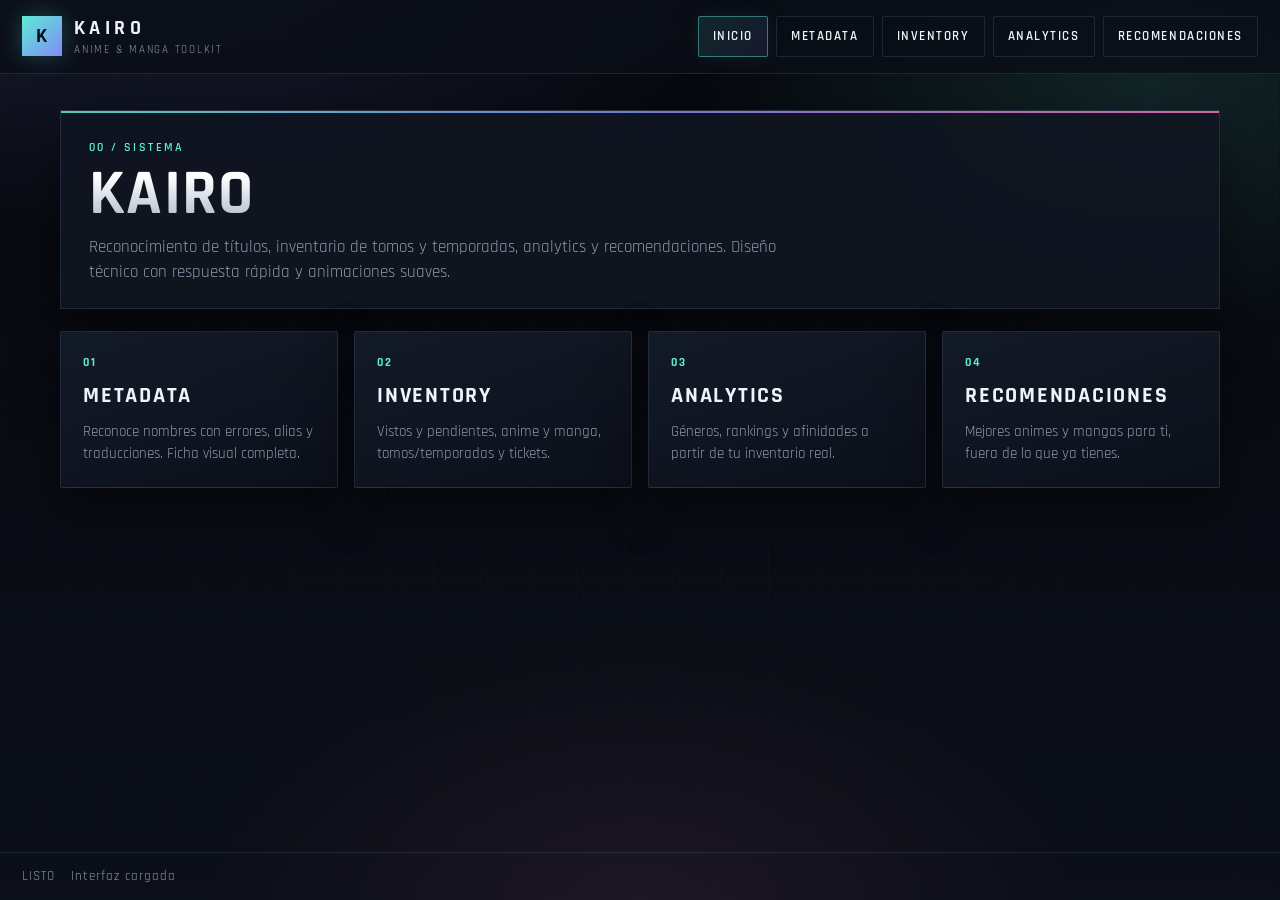
<file: index.html>
<!DOCTYPE html>
<html lang="es">
<head>
  <meta charset="UTF-8">
  <meta name="viewport" content="width=device-width, initial-scale=1.0">
  <meta name="description" content="Kairo — Anime & Manga Collection">
  <meta name="theme-color" content="#07090f">
  <title>Kairo</title>
  <link rel="stylesheet" href="assets/css/kairo.css">
</head>
<body>
  <div id="loadingScreen" class="loading-screen" aria-live="polite" aria-label="Cargando Kairo">
    <div class="loader-box">
      <div class="loading-arrow" aria-hidden="true"></div>
      <div class="loading-text">Cargando Kairo</div>
    </div>
  </div>

  <div id="app" class="app">
    <header class="site-header">
      <div class="brand">
        <div class="brand-mark" aria-hidden="true">K</div>
        <div class="brand-copy">
          <div class="brand-name">KAIRO</div>
          <div class="brand-subtitle">Anime & Manga Toolkit</div>
        </div>
      </div>
      <nav class="main-nav" aria-label="Módulos">
        <a class="nav-button active" href="index.html">INICIO</a>
        <a class="nav-button" href="modules/metadata.html">METADATA</a>
        <a class="nav-button" href="modules/inventory.html">INVENTORY</a>
        <a class="nav-button" href="modules/analytics.html">ANALYTICS</a>
        <a class="nav-button" href="modules/recommendations.html">RECOMENDACIONES</a>
        
      </nav>
    </header>

    <main class="module-main">
      <section class="module-heading">
        <p class="eyebrow">00 / SISTEMA</p>
        <h1>KAIRO</h1>
        <p>Reconocimiento de títulos, inventario de tomos y temporadas, analytics y recomendaciones. Diseño técnico con respuesta rápida y animaciones suaves.</p>
      </section>

      <section class="modules-grid">
        <a class="module-card" href="modules/metadata.html">
          <div class="module-index">01</div>
          <h3>METADATA</h3>
          <p>Reconoce nombres con errores, alias y traducciones. Ficha visual completa.</p>
        </a>
        <a class="module-card" href="modules/inventory.html">
          <div class="module-index">02</div>
          <h3>INVENTORY</h3>
          <p>Vistos y pendientes, anime y manga, tomos/temporadas y tickets.</p>
        </a>
        <a class="module-card" href="modules/analytics.html">
          <div class="module-index">03</div>
          <h3>ANALYTICS</h3>
          <p>Géneros, rankings y afinidades a partir de tu inventario real.</p>
        </a>
        <a class="module-card" href="modules/recommendations.html">
          <div class="module-index">04</div>
          <h3>RECOMENDACIONES</h3>
          <p>Mejores animes y mangas para ti, fuera de lo que ya tienes.</p>
        </a>
        
      </section>
    </main>

    <footer class="status-bar">
      <span id="systemStatus">LISTO</span>
      <span id="statusMessage">Interfaz cargada</span>
    </footer>
  </div>

  <script src="assets/js/kairo-home.js"></script>
  <script>
    // Fallback si el home bundle no enlaza DOM
    window.addEventListener('load', function(){
      document.getElementById('app')?.classList.add('ready');
      document.getElementById('loadingScreen')?.classList.add('is-hidden');
    });
  </script>
</body>
</html>
</file>
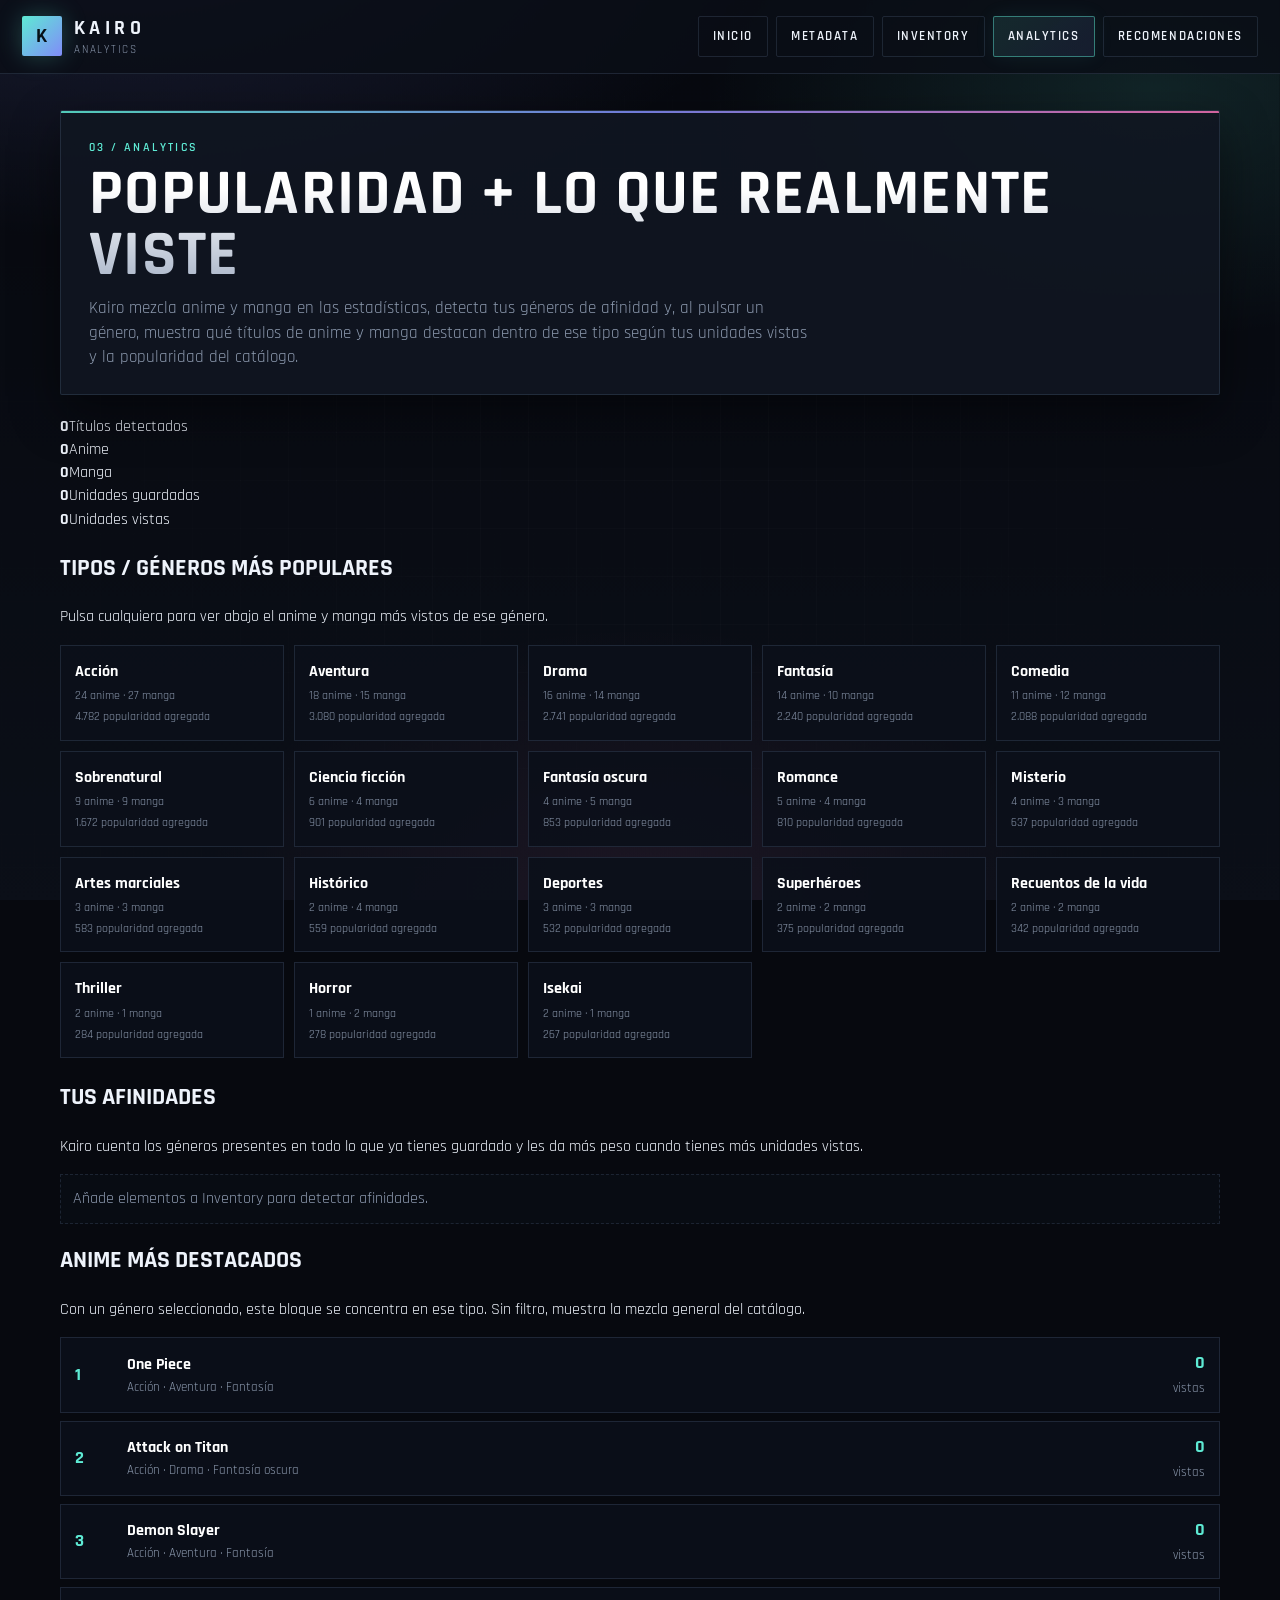
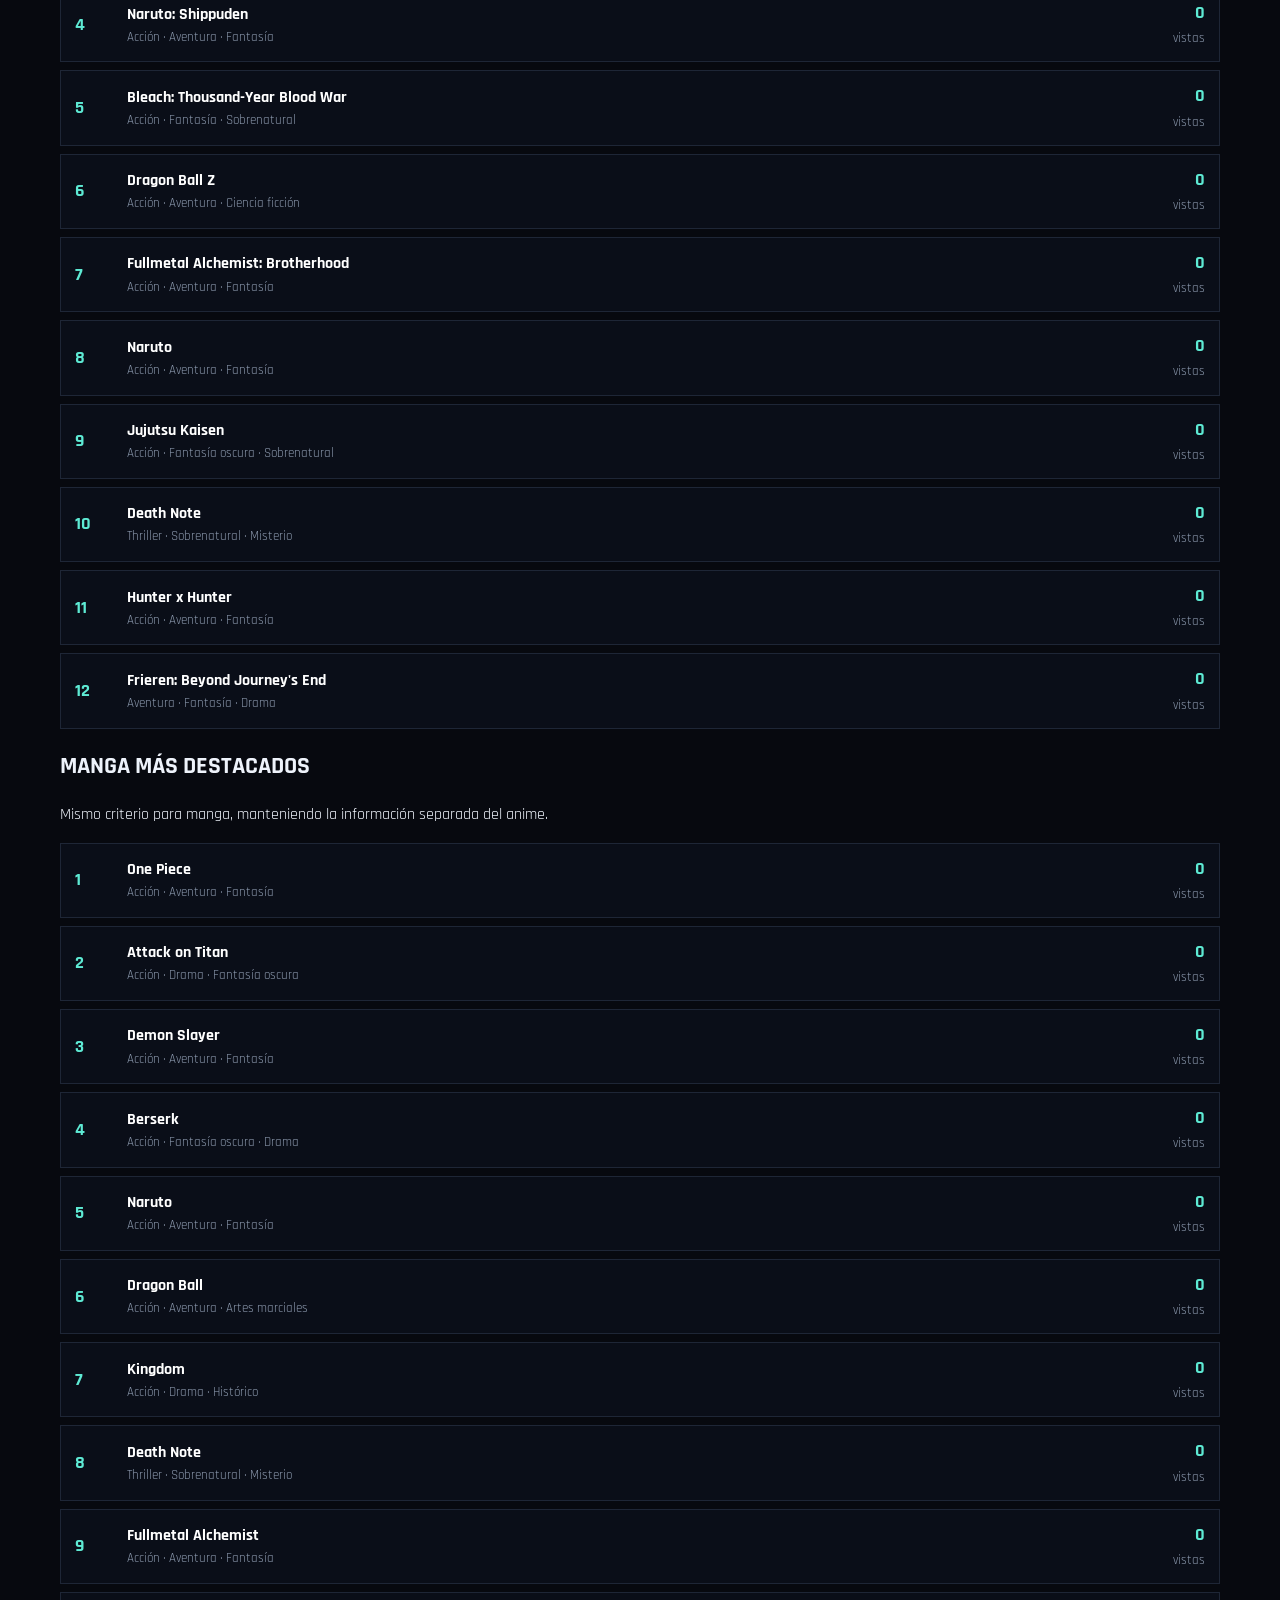
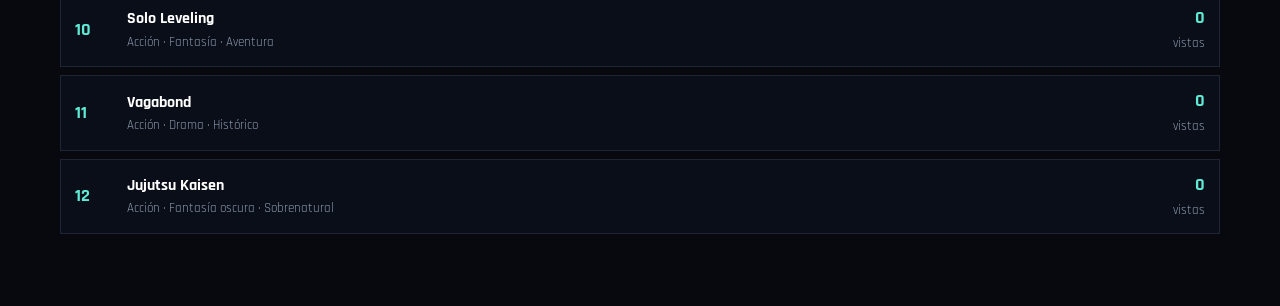
<file: modules/analytics.html>
<!DOCTYPE html><html lang="es"><head><meta charset="UTF-8"><meta name="viewport" content="width=device-width,initial-scale=1.0"><meta name="description" content="Kairo Analytics — estadísticas combinadas de anime y manga"><title>Kairo — Analytics</title>  <link rel="stylesheet" href="../assets/css/kairo.css">
</head><body><div id="loadingScreen" class="loading-screen square"><div class="loader-box square"><div class="loading-arrow"></div><div class="loading-text">Cargando Analytics</div></div></div><div class="module-page app"><header class="site-header"><a class="brand-link" href="../index.html"><div class="brand"><div class="brand-mark square">K</div><div class="brand-copy"><div class="brand-name">KAIRO</div><div class="brand-subtitle">ANALYTICS</div></div></div></a><nav class="main-nav"><a class="nav-button square" href="../index.html">INICIO</a><a class="nav-button square" href="metadata.html">METADATA</a><a class="nav-button square" href="inventory.html">INVENTORY</a><a class="nav-button square active" href="analytics.html">ANALYTICS</a><a class="nav-button square" href="recommendations.html">RECOMENDACIONES</a></nav></header><main class="module-main"><section class="module-heading square"><p class="eyebrow">03 / ANALYTICS</p><h1>POPULARIDAD + LO QUE REALMENTE VISTE</h1><p>Kairo mezcla anime y manga en las estadísticas, detecta tus géneros de afinidad y, al pulsar un género, muestra qué títulos de anime y manga destacan dentro de ese tipo según tus unidades vistas y la popularidad del catálogo.</p></section><div id="analyticsTop" class="analytics-top"></div><section id="selectedFilter" class="filter-bar" hidden><strong id="analyticsFilterTitle"></strong><button id="clearAnalyticsFilter" class="clear-filter" type="button">QUITAR FILTRO</button></section><div class="analytics-grid"><section class="analytics-panel"><h2>TIPOS / GÉNEROS MÁS POPULARES</h2><p class="click-help">Pulsa cualquiera para ver abajo el anime y manga más vistos de ese género.</p><div id="genreGrid" class="genre-grid"></div></section><section class="analytics-panel"><h2>TUS AFINIDADES</h2><p>Kairo cuenta los géneros presentes en todo lo que ya tienes guardado y les da más peso cuando tienes más unidades vistas.</p><div id="affinityList" class="rank-list"></div></section><section class="analytics-panel"><h2>ANIME MÁS DESTACADOS</h2><p>Con un género seleccionado, este bloque se concentra en ese tipo. Sin filtro, muestra la mezcla general del catálogo.</p><div id="animeRanking" class="rank-list"></div></section><section class="analytics-panel"><h2>MANGA MÁS DESTACADOS</h2><p>Mismo criterio para manga, manteniendo la información separada del anime.</p><div id="mangaRanking" class="rank-list"></div></section></div></main></div>
<script src="../assets/data/catalog.js"></script>
<script src="../assets/data/title-aliases.js"></script>
<script src="../assets/data/title-profiles.js"></script>
<script src="../assets/js/kairo-core.js"></script>
<script src="../assets/js/kairo-services.js"></script>
<script src="../assets/js/kairo-modules.js"></script>
<script>
  window.addEventListener('load', function(){
    document.getElementById('app')?.classList.add('ready');
    document.querySelector('.module-page')?.classList.add('ready');
    document.getElementById('loadingScreen')?.classList.add('is-hidden');
  });
</script>
</body></html>
</file>
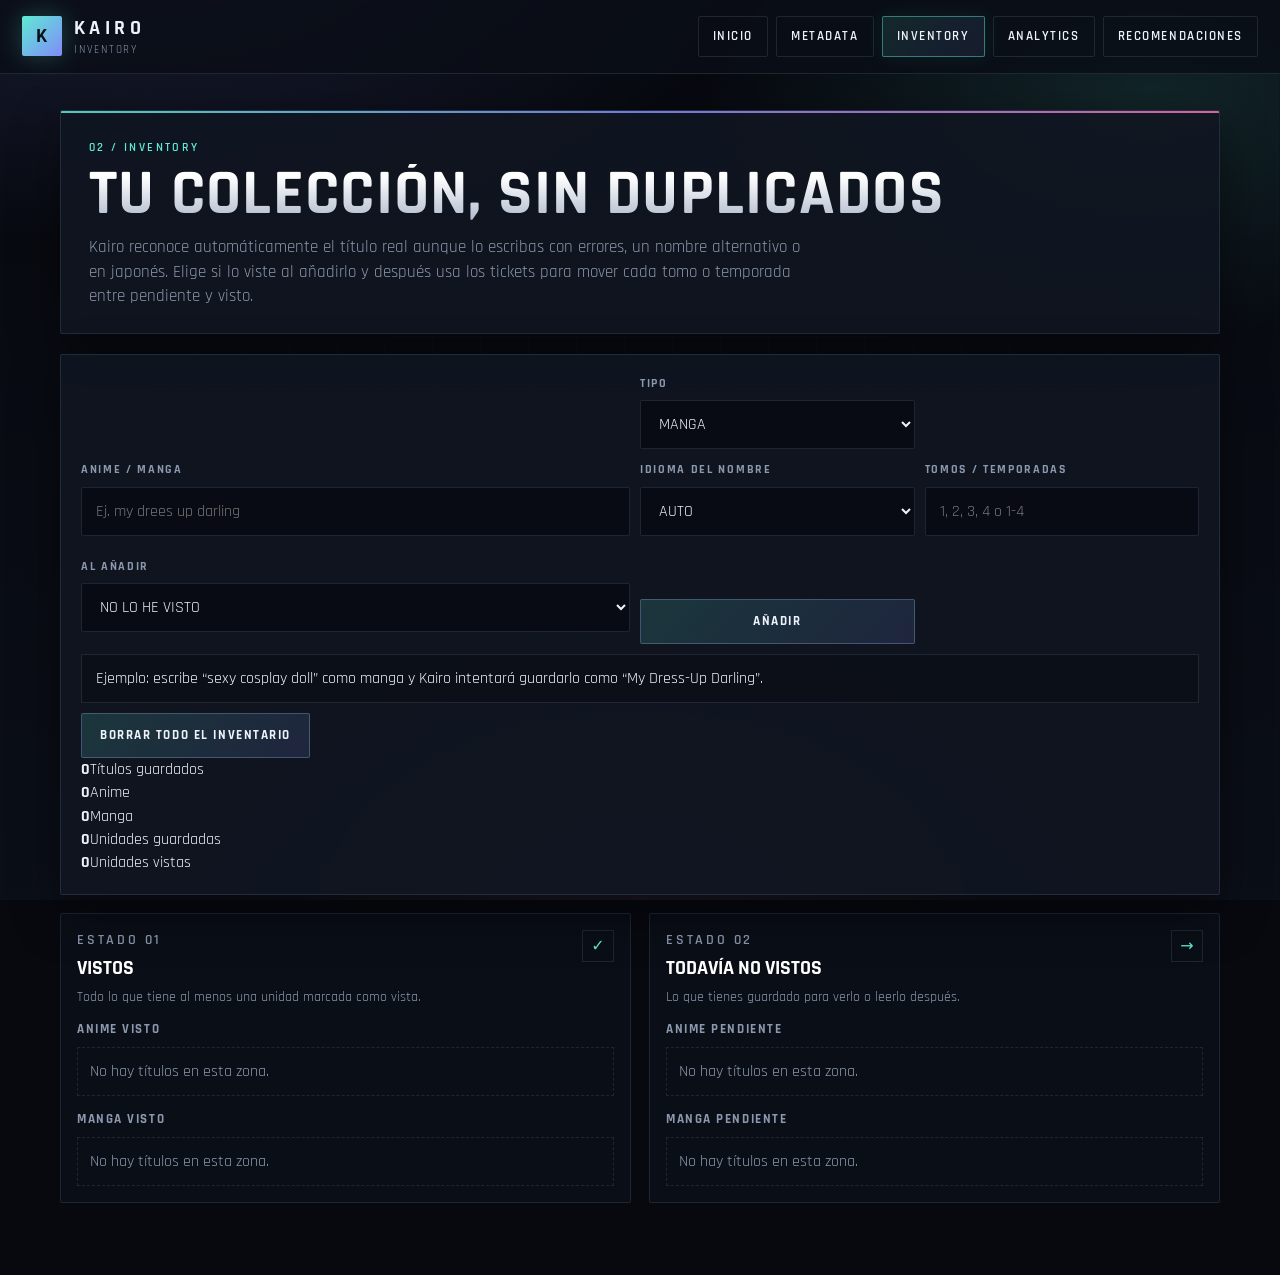
<file: modules/inventory.html>
<!DOCTYPE html><html lang="es"><head><meta charset="UTF-8"><meta name="viewport" content="width=device-width,initial-scale=1.0"><meta name="description" content="Kairo Inventory — anime y manga vistos y pendientes"><title>Kairo — Inventory</title>  <link rel="stylesheet" href="../assets/css/kairo.css">
</head><body><div id="loadingScreen" class="loading-screen square"><div class="loader-box square"><div class="loading-arrow"></div><div class="loading-text">Cargando Inventory</div></div></div><div class="module-page app"><header class="site-header"><a class="brand-link" href="../index.html"><div class="brand"><div class="brand-mark square">K</div><div class="brand-copy"><div class="brand-name">KAIRO</div><div class="brand-subtitle">INVENTORY</div></div></div></a><nav class="main-nav"><a class="nav-button square" href="../index.html">INICIO</a><a class="nav-button square" href="metadata.html">METADATA</a><a class="nav-button square active" href="inventory.html">INVENTORY</a><a class="nav-button square" href="analytics.html">ANALYTICS</a><a class="nav-button square" href="recommendations.html">RECOMENDACIONES</a></nav></header><main class="module-main"><section class="module-heading square"><p class="eyebrow">02 / INVENTORY</p><h1>TU COLECCIÓN, SIN DUPLICADOS</h1><p>Kairo reconoce automáticamente el título real aunque lo escribas con errores, un nombre alternativo o en japonés. Elige si lo viste al añadirlo y después usa los tickets para mover cada tomo o temporada entre pendiente y visto.</p></section><section class="tool-panel square inventory-add-panel"><div class="inventory-toolbar"><div class="wide"><label for="inventoryTitle">ANIME / MANGA</label><input id="inventoryTitle" class="square-input" autocomplete="off" placeholder="Ej. my drees up darling"></div><div><label for="inventoryType">TIPO</label><select id="inventoryType" class="square-select"><option value="Manga">MANGA</option><option value="Anime">ANIME</option></select><label for="inventoryLang">IDIOMA DEL NOMBRE</label><select id="inventoryLang" class="square-select"><option value="auto">AUTO</option><option value="es">ESPAÑOL</option><option value="en">INGLÉS</option><option value="ja">JAPONÉS / ROMAJI</option></select></div><div><label for="inventoryVolumes">TOMOS / TEMPORADAS</label><input id="inventoryVolumes" class="square-input" placeholder="1, 2, 3, 4 o 1-4"></div><div><label for="inventoryStatus">AL AÑADIR</label><select id="inventoryStatus" class="square-select"><option value="pending">NO LO HE VISTO</option><option value="watched">YA LO HE VISTO</option></select></div><button id="inventoryAdd" class="action-button square" type="button">AÑADIR</button></div><div id="inventoryRecognizePanel" class="recognize-panel square" hidden></div><div id="inventoryNotice" class="inventory-notice" role="status">Ejemplo: escribe “sexy cosplay doll” como manga y Kairo intentará guardarlo como “My Dress-Up Darling”.</div><div class="inventory-actions"><button id="clearInventory" class="action-button square danger-button" type="button">BORRAR TODO EL INVENTARIO</button></div><div id="inventorySummary" class="summary-strip"></div></section><div class="inventory-sections"><div class="inventory-layout"><section class="inventory-section square"><header class="section-head"><div><p class="eyebrow">ESTADO 01</p><h2>VISTOS</h2><p>Todo lo que tiene al menos una unidad marcada como vista.</p></div><span class="section-mark">✓</span></header><div class="subsections"><div class="inventory-subsection"><h3>ANIME VISTO</h3><div id="watchedAnime" class="inventory-list"></div></div><div class="inventory-subsection"><h3>MANGA VISTO</h3><div id="watchedManga" class="inventory-list"></div></div></div></section><section class="inventory-section square"><header class="section-head"><div><p class="eyebrow">ESTADO 02</p><h2>TODAVÍA NO VISTOS</h2><p>Lo que tienes guardado para verlo o leerlo después.</p></div><span class="section-mark">→</span></header><div class="subsections"><div class="inventory-subsection"><h3>ANIME PENDIENTE</h3><div id="pendingAnime" class="inventory-list"></div></div><div class="inventory-subsection"><h3>MANGA PENDIENTE</h3><div id="pendingManga" class="inventory-list"></div></div></div></section></div></div></main></div>
<script src="../assets/data/catalog.js"></script>
<script src="../assets/data/title-aliases.js"></script>
<script src="../assets/data/title-profiles.js"></script>
<script src="../assets/js/kairo-core.js"></script>
<script src="../assets/js/kairo-services.js"></script>
<script src="../assets/js/kairo-modules.js"></script>
<script>
  window.addEventListener('load', function(){
    document.getElementById('app')?.classList.add('ready');
    document.querySelector('.module-page')?.classList.add('ready');
    document.getElementById('loadingScreen')?.classList.add('is-hidden');
  });
</script>
</body></html>
</file>
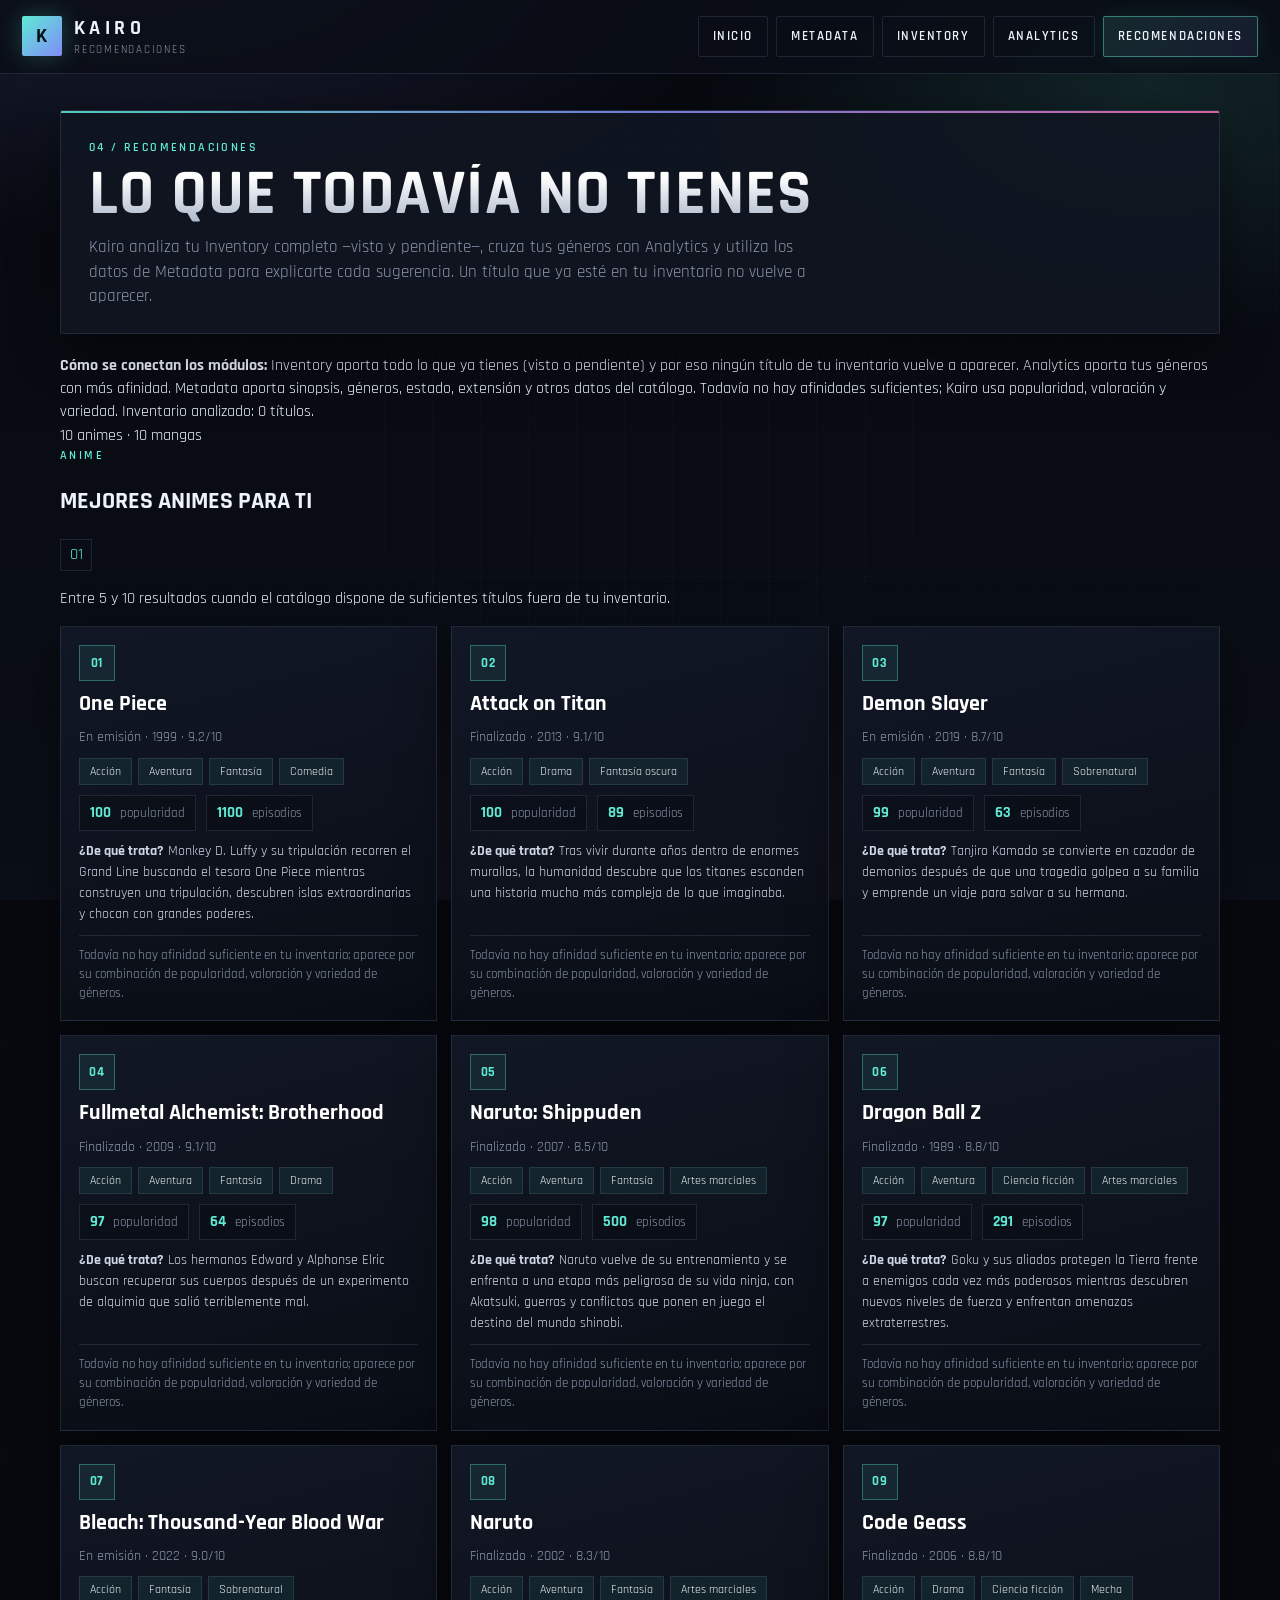
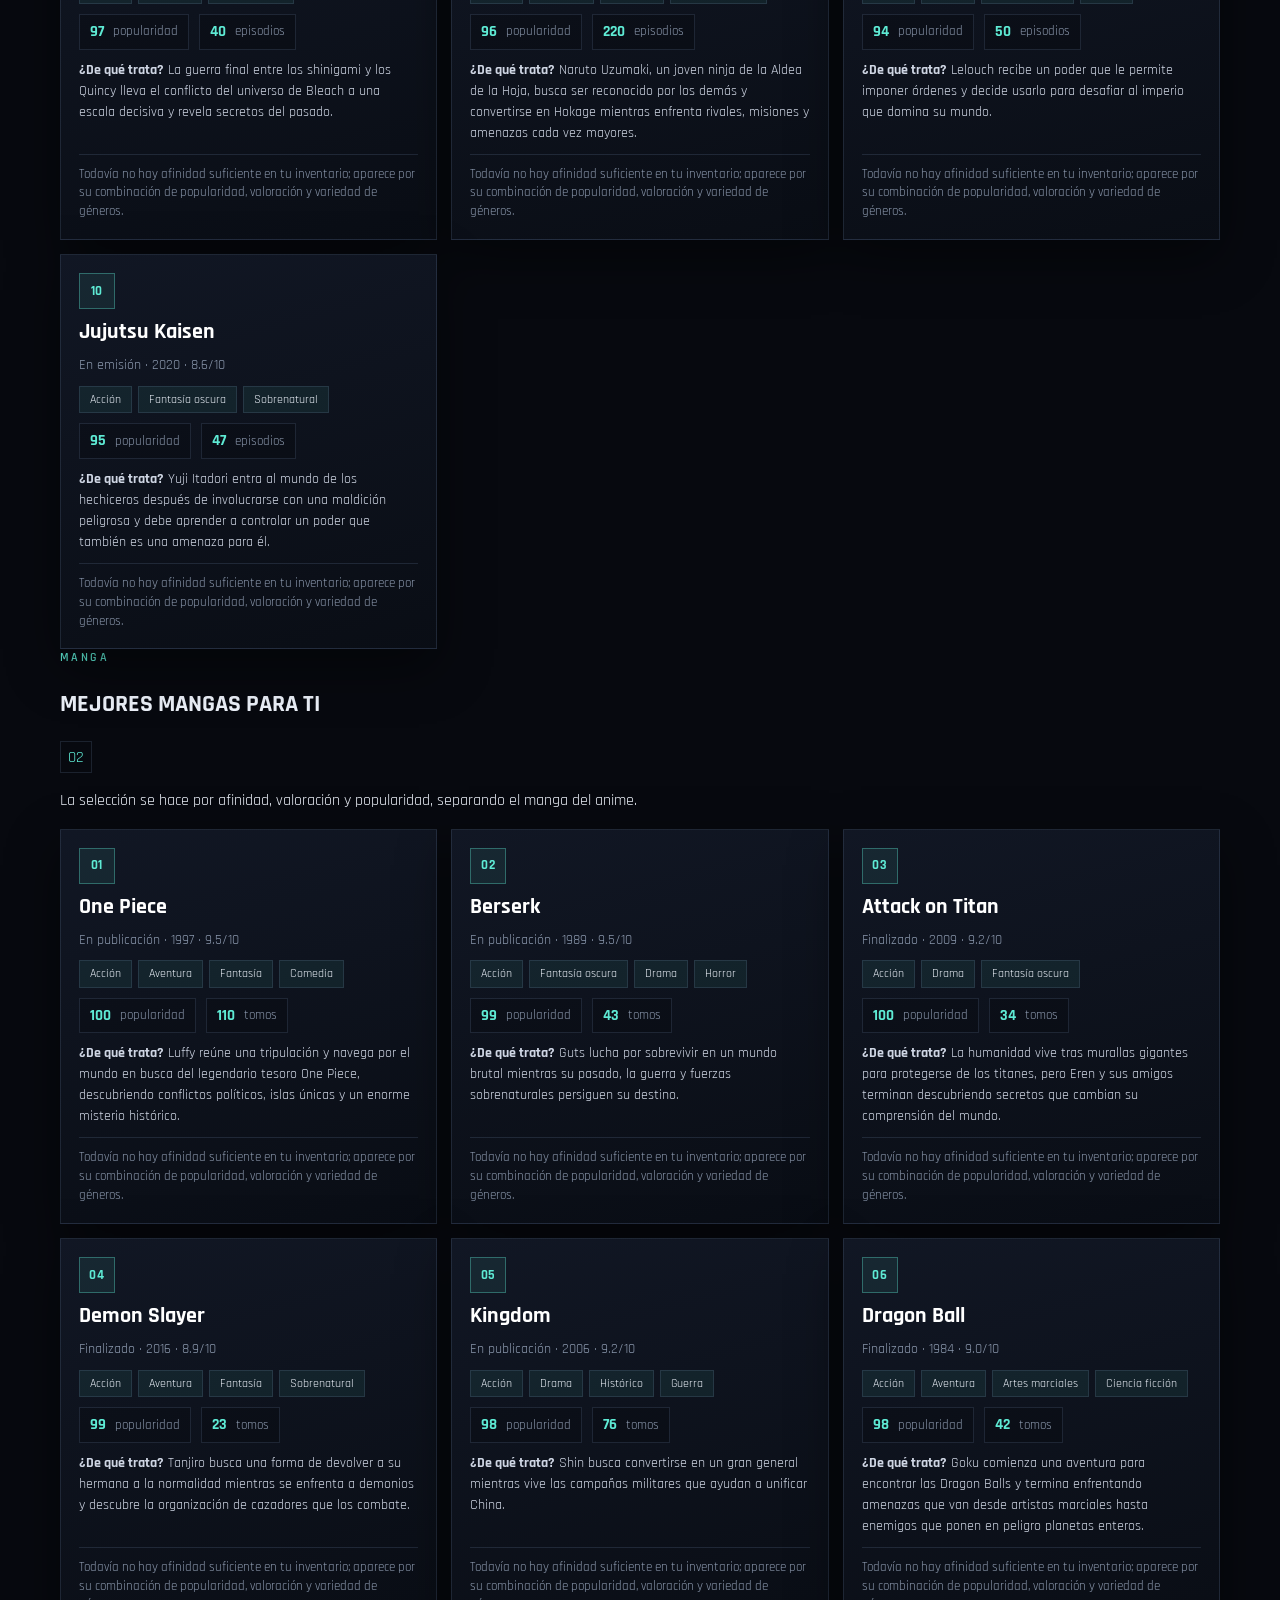
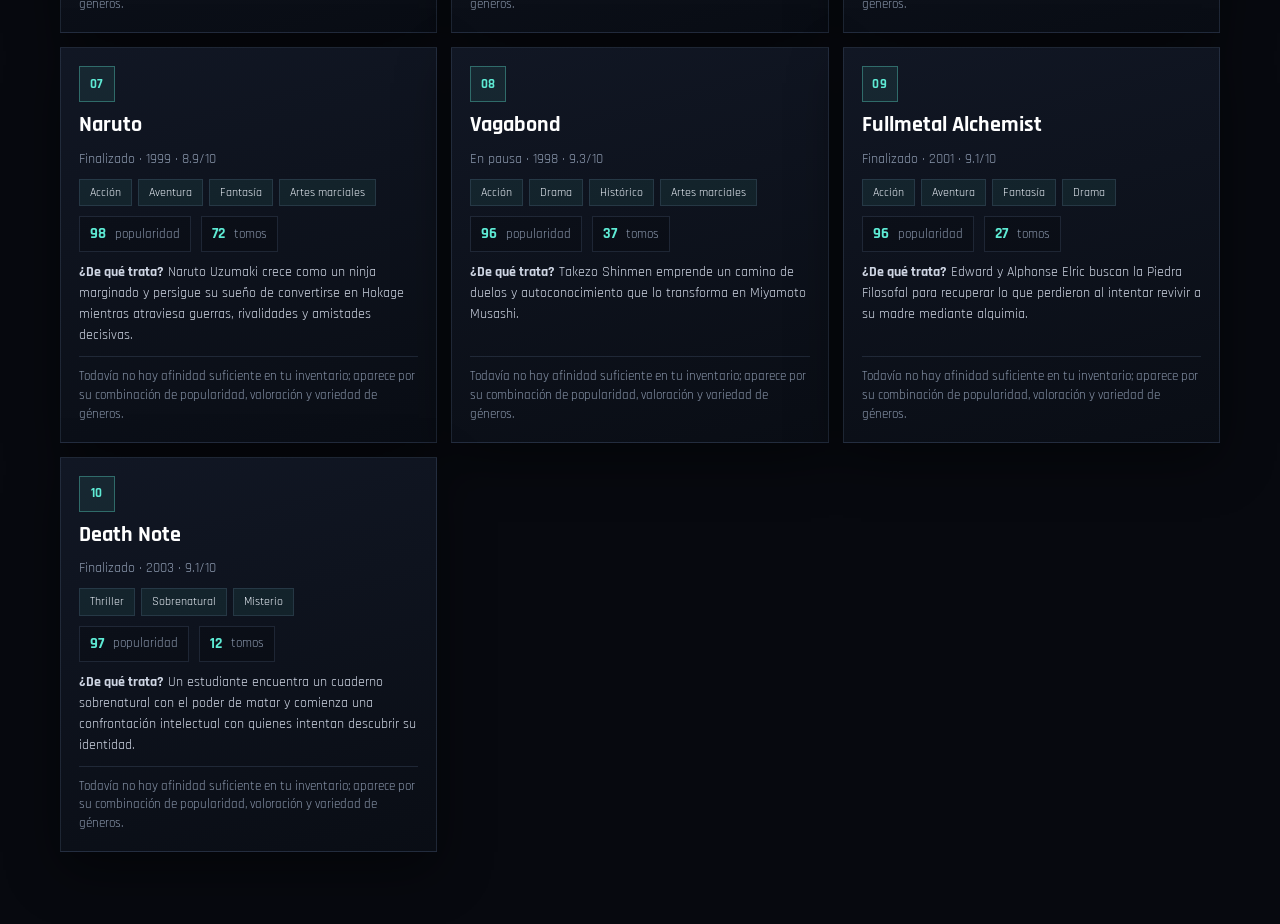
<file: modules/recommendations.html>
<!DOCTYPE html><html lang="es"><head><meta charset="UTF-8"><meta name="viewport" content="width=device-width,initial-scale=1.0"><meta name="description" content="Kairo Recomendaciones — anime y manga fuera de tu inventario"><title>Kairo — Recomendaciones</title>  <link rel="stylesheet" href="../assets/css/kairo.css">
</head><body><div id="loadingScreen" class="loading-screen square"><div class="loader-box square"><div class="loading-arrow"></div><div class="loading-text">Cargando Recomendaciones</div></div></div><div class="module-page app"><header class="site-header"><a class="brand-link" href="../index.html"><div class="brand"><div class="brand-mark square">K</div><div class="brand-copy"><div class="brand-name">KAIRO</div><div class="brand-subtitle">RECOMENDACIONES</div></div></div></a><nav class="main-nav"><a class="nav-button square" href="../index.html">INICIO</a><a class="nav-button square" href="metadata.html">METADATA</a><a class="nav-button square" href="inventory.html">INVENTORY</a><a class="nav-button square" href="analytics.html">ANALYTICS</a><a class="nav-button square active" href="recommendations.html">RECOMENDACIONES</a></nav></header><main class="module-main"><section class="module-heading square"><p class="eyebrow">04 / RECOMENDACIONES</p><h1>LO QUE TODAVÍA NO TIENES</h1><p>Kairo analiza tu Inventory completo —visto y pendiente—, cruza tus géneros con Analytics y utiliza los datos de Metadata para explicarte cada sugerencia. Un título que ya esté en tu inventario no vuelve a aparecer.</p></section><div id="recommendationExplain" class="recommendation-explain"></div><div class="recommendation-count" id="recommendationCount"></div><section class="recommendation-grid"><section class="recommendation-panel"><header class="recommendation-head"><div><p class="eyebrow">ANIME</p><h2>MEJORES ANIMES PARA TI</h2></div><span class="section-mark">01</span></header><p>Entre 5 y 10 resultados cuando el catálogo dispone de suficientes títulos fuera de tu inventario.</p><div id="animeRecommendations" class="recommendation-list"></div></section><section class="recommendation-panel"><header class="recommendation-head"><div><p class="eyebrow">MANGA</p><h2>MEJORES MANGAS PARA TI</h2></div><span class="section-mark">02</span></header><p>La selección se hace por afinidad, valoración y popularidad, separando el manga del anime.</p><div id="mangaRecommendations" class="recommendation-list"></div></section></section></main></div>
<script src="../assets/data/catalog.js"></script>
<script src="../assets/data/title-aliases.js"></script>
<script src="../assets/data/title-profiles.js"></script>
<script src="../assets/js/kairo-core.js"></script>
<script src="../assets/js/kairo-services.js"></script>
<script src="../assets/js/kairo-modules.js"></script>
<script>
  window.addEventListener('load', function(){
    document.getElementById('app')?.classList.add('ready');
    document.querySelector('.module-page')?.classList.add('ready');
    document.getElementById('loadingScreen')?.classList.add('is-hidden');
  });
</script>
</body></html>
</file>
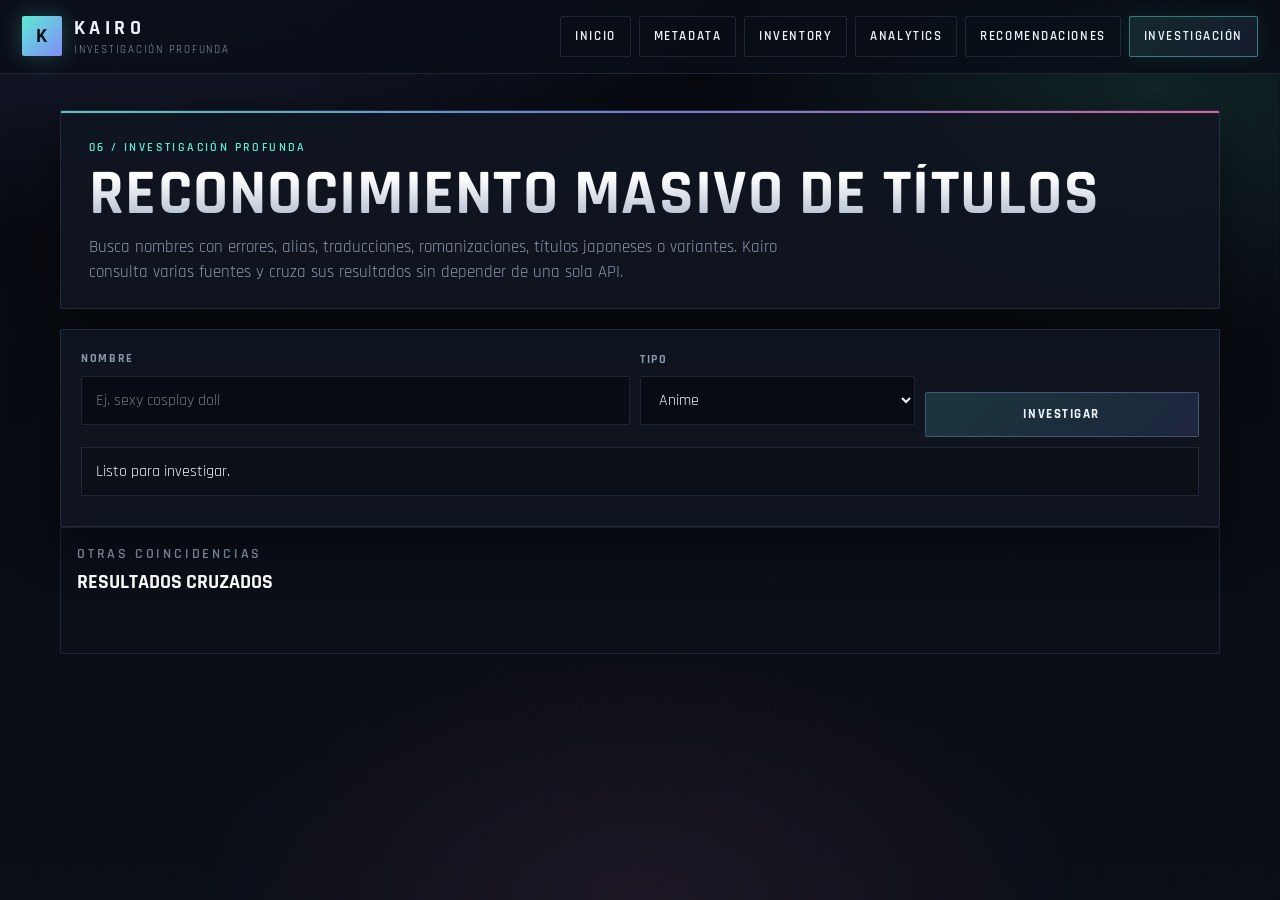
<file: modules/research.html>
<!DOCTYPE html><html lang="es"><head><meta charset="UTF-8"><meta name="viewport" content="width=device-width,initial-scale=1.0"><title>Kairo — Investigación</title>  <link rel="stylesheet" href="../assets/css/kairo.css">
</head><body><div class="module-page app"><header class="site-header"><a class="brand-link" href="../index.html"><div class="brand"><div class="brand-mark square">K</div><div class="brand-copy"><div class="brand-name">KAIRO</div><div class="brand-subtitle">INVESTIGACIÓN PROFUNDA</div></div></div></a><nav class="main-nav"><a class="nav-button square" href="../index.html">INICIO</a><a class="nav-button square" href="metadata.html">METADATA</a><a class="nav-button square" href="inventory.html">INVENTORY</a><a class="nav-button square" href="analytics.html">ANALYTICS</a><a class="nav-button square" href="recommendations.html">RECOMENDACIONES</a><a class="nav-button square active" href="research.html">INVESTIGACIÓN</a></nav></header><main class="module-main"><section class="module-heading square"><p class="eyebrow">06 / INVESTIGACIÓN PROFUNDA</p><h1>RECONOCIMIENTO MASIVO DE TÍTULOS</h1><p>Busca nombres con errores, alias, traducciones, romanizaciones, títulos japoneses o variantes. Kairo consulta varias fuentes y cruza sus resultados sin depender de una sola API.</p></section><section class="tool-panel square"><div class="inventory-toolbar"><div class="wide"><label for="researchTitle">NOMBRE</label><input id="researchTitle" class="square-input" placeholder="Ej. sexy cosplay doll"></div><div><label for="researchType">TIPO</label><select id="researchType" class="square-select"><option>Anime</option><option>Manga</option></select></div><button id="researchRun" class="action-button square" type="button">INVESTIGAR</button></div><div id="researchStatus" class="inventory-notice">Listo para investigar.</div></section><section id="researchResult" class="inventory-section square" hidden><header class="section-head"><div><p class="eyebrow">RESULTADO PRINCIPAL</p><h2 id="researchCanonical"></h2><p id="researchConfidence"></p></div></header><div class="subsections"><div class="inventory-subsection"><h3>FUENTES Y ALIASES</h3><div id="researchSources"></div></div><div class="inventory-subsection"><h3>INFORMACIÓN DISPONIBLE</h3><div id="researchInfo"></div></div></div></section><section class="inventory-section square"><header class="section-head"><div><p class="eyebrow">OTRAS COINCIDENCIAS</p><h2>RESULTADOS CRUZADOS</h2></div></header><div id="researchAlternatives" class="inventory-list"></div></section></main>
<script src="../assets/data/catalog.js"></script>
<script src="../assets/data/title-aliases.js"></script>
<script src="../assets/data/title-profiles.js"></script>
<script src="../assets/js/kairo-core.js"></script>
<script src="../assets/js/kairo-services.js"></script>
<script src="../assets/js/kairo-modules.js"></script>
<script>
  window.addEventListener('load', function(){
    document.getElementById('app')?.classList.add('ready');
    document.querySelector('.module-page')?.classList.add('ready');
    document.getElementById('loadingScreen')?.classList.add('is-hidden');
  });
</script>
<script>document.getElementById('researchRun').addEventListener('click',async()=>{const q=document.getElementById('researchTitle').value.trim(),type=document.getElementById('researchType').value,st=document.getElementById('researchStatus');if(!q)return;st.textContent='Consultando múltiples fuentes…';const r=await KairoDeepResearch.investigate(q,type);if(!r.found){st.textContent='No hubo una coincidencia con confianza suficiente. Prueba otra variante o cambia el tipo.';document.getElementById('researchResult').hidden=true;return;}const b=r.best;document.getElementById('researchResult').hidden=false;document.getElementById('researchCanonical').textContent=b.title;document.getElementById('researchConfidence').textContent=`Confianza: ${Math.round(b.confidence*100)}% · Fuentes coincidentes: ${(b.sources||[b.source]).join(', ')}`;document.getElementById('researchSources').innerHTML=`<p>${[...(b.aliases||[])].slice(0,18).join(' · ')}</p>`;document.getElementById('researchInfo').innerHTML=`<p><b>Géneros:</b> ${(b.genres||[]).join(', ')||'No disponibles'}</p><p><b>Estado:</b> ${b.status||'No disponible'}</p><p><b>Año:</b> ${b.year||'No disponible'}</p><p><b>Sinopsis:</b> ${b.synopsis||'No disponible'}</p>`;document.getElementById('researchAlternatives').innerHTML=(r.results||[]).slice(1,11).map(x=>`<article class="inventory-item square"><strong>${x.title}</strong><span>${x.type} · ${Math.round(x.confidence*100)}% · ${(x.sources||[x.source]).join(', ')}</span></article>`).join('');st.textContent='Investigación terminada.';});</script>
</body></html>
</file>
<file: assets/css/kairo.css>
/* Kairo UI — consolidated, rich interface, 60fps-friendly animations */
@import url("https://fonts.googleapis.com/css2?family=Rajdhani:wght@400;500;600;700&display=swap");

:root{
  --bg:#07090f;
  --bg-2:#0b0f18;
  --header:rgba(10,14,22,.82);
  --panel:rgba(16,22,34,.88);
  --panel-solid:#101622;
  --panel-2:#151d2c;
  --line:rgba(120,150,190,.18);
  --line-strong:rgba(140,170,210,.35);
  --text:#eef3fb;
  --muted:#8b98ad;
  --accent:#5eead4;
  --accent-2:#818cf8;
  --accent-3:#f472b6;
  --danger:#fb7185;
  --ok:#34d399;
  --glow:0 0 40px rgba(94,234,212,.12);
  --shadow:0 18px 50px rgba(0,0,0,.45);
  --content:1200px;
  --ease:cubic-bezier(.22,1,.36,1);
  --radius:2px;
}

*,*::before,*::after{box-sizing:border-box}
html{scroll-behavior:smooth}
body{
  margin:0;min-height:100vh;
  font-family:"Rajdhani",system-ui,sans-serif;
  font-size:16px;line-height:1.45;
  color:var(--text);
  background:var(--bg);
  overflow-x:hidden;
}
body::before{
  content:"";
  position:fixed;inset:0;z-index:-2;
  background:
    radial-gradient(1200px 600px at 10% -10%, rgba(129,140,248,.18), transparent 55%),
    radial-gradient(900px 500px at 90% 10%, rgba(94,234,212,.12), transparent 50%),
    radial-gradient(800px 500px at 50% 100%, rgba(244,114,182,.08), transparent 55%),
    linear-gradient(180deg,var(--bg),var(--bg-2));
  animation:bgShift 18s ease-in-out infinite alternate;
  will-change:transform;
}
body::after{
  content:"";
  position:fixed;inset:0;z-index:-1;pointer-events:none;
  background-image:
    linear-gradient(rgba(255,255,255,.03) 1px, transparent 1px),
    linear-gradient(90deg, rgba(255,255,255,.03) 1px, transparent 1px);
  background-size:48px 48px;
  mask-image:radial-gradient(ellipse at center, #000 30%, transparent 75%);
  animation:gridDrift 28s linear infinite;
  will-change:transform;
  opacity:.55;
}
@keyframes bgShift{
  0%{transform:translate3d(0,0,0) scale(1)}
  100%{transform:translate3d(0,-18px,0) scale(1.03)}
}
@keyframes gridDrift{
  0%{transform:translate3d(0,0,0)}
  100%{transform:translate3d(48px,48px,0)}
}

a{color:inherit;text-decoration:none}
button,input,select{font:inherit;color:inherit}
img{max-width:100%;display:block}

/* Loader — GPU spin */
.loading-screen{
  position:fixed;inset:0;z-index:9999;
  display:grid;place-items:center;
  background:rgba(7,9,15,.92);
  backdrop-filter:blur(10px);
  transition:opacity .35s var(--ease), visibility .35s;
}
.loading-screen.is-hidden{opacity:0;visibility:hidden;pointer-events:none}
.loader-box{
  display:grid;gap:14px;place-items:center;
  padding:28px 36px;
  border:1px solid var(--line-strong);
  background:var(--panel);
  box-shadow:var(--glow),var(--shadow);
}
.loading-arrow{
  width:36px;height:36px;
  border:3px solid rgba(94,234,212,.2);
  border-top-color:var(--accent);
  border-radius:50%;
  animation:spin .7s linear infinite;
  will-change:transform;
}
@keyframes spin{to{transform:rotate(360deg)}}
.loading-text{letter-spacing:.18em;text-transform:uppercase;font-weight:600;font-size:13px;color:var(--muted)}

/* App shell */
.app{min-height:100vh;display:flex;flex-direction:column}
.app:not(.ready){opacity:0}
.app.ready{animation:fadeIn .45s var(--ease) both}
@keyframes fadeIn{from{opacity:0;transform:translate3d(0,8px,0)}to{opacity:1;transform:none}}

.site-header{
  position:sticky;top:0;z-index:50;
  display:flex;align-items:center;justify-content:space-between;gap:16px;
  padding:14px 22px;
  background:var(--header);
  border-bottom:1px solid var(--line);
  backdrop-filter:blur(16px) saturate(140%);
}
.brand{display:flex;align-items:center;gap:12px}
.brand-mark{
  width:40px;height:40px;display:grid;place-items:center;
  font-weight:700;font-size:20px;letter-spacing:.04em;
  background:linear-gradient(135deg,var(--accent),var(--accent-2));
  color:#061016;
  box-shadow:0 0 24px rgba(94,234,212,.25);
}
.brand-name{font-weight:700;font-size:20px;letter-spacing:.22em}
.brand-subtitle{font-size:11px;letter-spacing:.16em;color:var(--muted);text-transform:uppercase}

.main-nav{display:flex;flex-wrap:wrap;gap:8px}
.nav-button{
  padding:10px 14px;
  border:1px solid var(--line);
  background:transparent;
  letter-spacing:.12em;font-weight:600;font-size:13px;
  transition:border-color .2s, background .2s, transform .2s var(--ease), box-shadow .2s;
}
.nav-button:hover{
  border-color:var(--line-strong);
  background:rgba(255,255,255,.03);
  transform:translateY(-1px);
}
.nav-button.active{
  border-color:rgba(94,234,212,.45);
  background:linear-gradient(135deg,rgba(94,234,212,.12),rgba(129,140,248,.1));
  box-shadow:0 0 20px rgba(94,234,212,.08);
}

/* Layout */
.module-main,.main-content{max-width:var(--content);margin:0 auto;padding:36px 20px 72px;width:100%}
.module-heading,.hero-panel,.tool-panel,.info-card,.panel-card{
  border:1px solid var(--line);
  background:var(--panel);
  box-shadow:var(--shadow);
  position:relative;
  overflow:hidden;
}
.module-heading::before,.hero-panel::before{
  content:"";position:absolute;left:0;top:0;right:0;height:2px;
  background:linear-gradient(90deg,var(--accent),var(--accent-2),var(--accent-3));
  opacity:.85;
}
.module-heading{padding:28px 28px 24px;margin-bottom:20px}
.module-heading .eyebrow,.eyebrow{
  margin:0;font-size:12px;letter-spacing:.2em;text-transform:uppercase;color:var(--accent);
  font-weight:600;
}
.module-heading h1,.hero-title{
  margin:8px 0 10px;font-size:clamp(34px,6vw,64px);line-height:.95;letter-spacing:.02em;
  background:linear-gradient(180deg,#fff 20%,#a8b4c8);
  -webkit-background-clip:text;background-clip:text;color:transparent;
}
.module-heading p{margin:0;max-width:720px;color:var(--muted);font-size:17px}

/* Home modules grid */
.modules-grid{
  display:grid;
  grid-template-columns:repeat(auto-fit,minmax(240px,1fr));
  gap:16px;margin-top:22px;
}
.module-card{
  display:block;padding:22px;
  border:1px solid var(--line);
  background:linear-gradient(160deg,rgba(20,28,42,.95),rgba(12,16,26,.95));
  box-shadow:var(--shadow);
  transition:transform .25s var(--ease), border-color .25s, box-shadow .25s;
  animation:cardIn .55s var(--ease) both;
  will-change:transform;
}
.module-card:nth-child(1){animation-delay:.05s}
.module-card:nth-child(2){animation-delay:.1s}
.module-card:nth-child(3){animation-delay:.15s}
.module-card:nth-child(4){animation-delay:.2s}
.module-card:nth-child(5){animation-delay:.25s}
@keyframes cardIn{
  from{opacity:0;transform:translate3d(0,16px,0)}
  to{opacity:1;transform:translate3d(0,0,0)}
}
.module-card:hover{
  transform:translate3d(0,-4px,0);
  border-color:rgba(94,234,212,.35);
  box-shadow:0 20px 40px rgba(0,0,0,.4), 0 0 30px rgba(94,234,212,.08);
}
.module-card h3{margin:0 0 8px;font-size:22px;letter-spacing:.08em}
.module-card p{margin:0;color:var(--muted);font-size:15px}
.module-index{font-size:12px;letter-spacing:.18em;color:var(--accent);margin-bottom:10px;font-weight:700}

/* Forms */
.tool-grid{display:grid;grid-template-columns:minmax(280px,380px) minmax(0,1fr);gap:18px}
.tool-panel{padding:20px}
.tool-panel label,.panel-title{
  display:block;font-weight:700;letter-spacing:.14em;font-size:12px;
  margin:0 0 8px;color:var(--muted);text-transform:uppercase;
}
.square-input,.square-select,input.square-input,select.square-select{
  width:100%;
  background:rgba(8,12,20,.9);
  border:1px solid var(--line);
  padding:12px 14px;
  margin-bottom:12px;
  outline:none;
  transition:border-color .2s, box-shadow .2s;
}
.square-input:focus,.square-select:focus{
  border-color:rgba(94,234,212,.5);
  box-shadow:0 0 0 3px rgba(94,234,212,.1);
}

.action-button,.square-button{
  display:inline-flex;align-items:center;justify-content:center;
  padding:12px 18px;
  border:1px solid var(--line-strong);
  background:linear-gradient(135deg,rgba(94,234,212,.16),rgba(129,140,248,.14));
  letter-spacing:.12em;font-weight:700;font-size:13px;text-transform:uppercase;
  cursor:pointer;
  transition:transform .2s var(--ease), box-shadow .2s, border-color .2s, filter .2s;
}
.action-button:hover,.square-button:hover{
  transform:translateY(-1px);
  border-color:rgba(94,234,212,.5);
  box-shadow:0 8px 24px rgba(94,234,212,.12);
}
.action-button:active,.square-button:active{transform:translateY(0)}
.action-button:disabled{opacity:.55;cursor:wait;transform:none}
.action-button.secondary,.square-button.secondary{
  background:transparent;
}
.metadata-actions,.recognize-actions{display:flex;flex-wrap:wrap;gap:8px;margin-top:14px}

/* Results / cards */
.result-box,.info-card,.inventory-card,.empty-state{
  border:1px solid var(--line);
  background:rgba(10,14,22,.75);
  padding:18px;
}
.info-card{padding:22px;animation:cardIn .4s var(--ease) both}
.info-kicker{font-size:11px;letter-spacing:.16em;color:var(--accent);font-weight:700}
.info-card h2{margin:6px 0 4px;font-size:clamp(26px,4vw,40px)}
.meta-line{color:var(--muted);margin:0 0 12px}
.tag-row{display:flex;flex-wrap:wrap;gap:6px;margin:10px 0}
.tag{
  border:1px solid var(--line);
  padding:4px 10px;font-size:13px;
  background:rgba(94,234,212,.06);
}
.info-grid{display:grid;grid-template-columns:repeat(3,minmax(0,1fr));gap:10px;margin-top:14px}
.info-cell{border:1px solid var(--line);padding:12px;background:rgba(0,0,0,.2)}
.info-cell strong{display:block;font-size:18px}
.info-cell span{color:var(--muted);font-size:11px;letter-spacing:.1em;text-transform:uppercase}
.synopsis{margin-top:14px;color:#d5dce8;line-height:1.55}
.synopsis strong{display:block;margin-bottom:6px;letter-spacing:.08em}
.metadata-alternatives{border-top:1px solid var(--line);margin-top:16px;padding-top:14px}
.metadata-alternatives p{margin:6px 0 0;color:var(--muted)}
.recognized-title{font-weight:700;color:var(--accent)}

/* Inventory */
.inventory-toolbar{display:grid;gap:8px;margin-bottom:10px}
.inventory-sections{display:grid;grid-template-columns:1fr 1fr;gap:16px;margin-top:18px}
.section-block h3{margin:0 0 10px;letter-spacing:.12em;font-size:14px;color:var(--muted)}
.inventory-card{
  margin-bottom:10px;
  transition:border-color .2s, transform .2s var(--ease);
}
.inventory-card:hover{border-color:var(--line-strong)}
.inventory-card header{display:flex;justify-content:space-between;gap:10px;align-items:center;cursor:pointer}
.inventory-units{display:grid;gap:6px;margin-top:10px}
.unit-row{display:flex;align-items:center;justify-content:space-between;gap:8px;padding:8px;border:1px solid var(--line)}

/* Recognize / report panels */
.recognize-panel,.report-panel,.alt-picker{
  margin:12px 0;padding:14px;
  border:1px solid var(--line-strong);
  background:linear-gradient(160deg,rgba(94,234,212,.06),rgba(129,140,248,.05));
  animation:cardIn .3s var(--ease) both;
}
.recognize-panel[hidden],.report-panel[hidden]{display:none!important}
.recognize-alts,.report-alts,.alt-picker-list{display:flex;flex-wrap:wrap;gap:6px}
.report-hint,.recognize-meta{opacity:.85;font-size:.92rem;margin:0}
.inventory-notice,.notice{
  margin:10px 0;padding:12px 14px;
  border:1px solid var(--line);
  background:rgba(0,0,0,.25);
  min-height:1.4em;
}
.notice[data-tone="error"],.inventory-notice[data-tone="error"]{border-color:rgba(251,113,133,.5);color:#fecdd3}
.notice[data-tone="success"],.inventory-notice[data-tone="success"]{border-color:rgba(52,211,153,.45);color:#a7f3d0}

/* Status footer home */
.status-bar{
  margin-top:auto;padding:14px 22px;
  border-top:1px solid var(--line);
  display:flex;flex-wrap:wrap;gap:16px;
  color:var(--muted);font-size:13px;letter-spacing:.08em;
}

/* Square corners identity */
.square,.square-input,.square-select,.action-button,.nav-button,
.tool-panel,.info-card,.module-card,.loader-box,.tag,.info-cell,
.inventory-card,.result-box{border-radius:var(--radius)!important}

/* Responsive */
@media(max-width:900px){
  .tool-grid,.inventory-sections{grid-template-columns:1fr}
  .site-header{flex-direction:column;align-items:flex-start}
  .info-grid{grid-template-columns:1fr 1fr}
}
@media(max-width:560px){
  .info-grid{grid-template-columns:1fr}
  .module-main{padding:24px 14px 56px}
}

/* Reduced motion */
@media(prefers-reduced-motion:reduce){
  *,*::before,*::after{
    animation-duration:.01ms!important;
    animation-iteration-count:1!important;
    transition-duration:.01ms!important;
  }
  body::before,body::after{animation:none}
}


/* ========== FIXES: texto legible, sin barras blancas ========== */
h1,h2,h3,h4,strong,p,span,small,label,button,a{
  -webkit-text-fill-color:unset;
  background-clip:unset;
  -webkit-background-clip:unset;
}
.module-heading h1{
  background:linear-gradient(180deg,#fff 20%,#a8b4c8);
  -webkit-background-clip:text;
  background-clip:text;
  -webkit-text-fill-color:transparent;
  color:transparent;
}

/* Inventory cards */
.inventory-card{
  display:block;
  margin-bottom:12px;
  padding:0;
  overflow:hidden;
  background:rgba(12,16,26,.92);
  border:1px solid var(--line);
}
.inventory-card-head{
  width:100%;
  display:flex;
  align-items:center;
  justify-content:space-between;
  gap:12px;
  padding:14px 16px;
  border:0;
  background:transparent;
  color:var(--text);
  text-align:left;
  cursor:pointer;
}
.inventory-card-head .card-main{
  display:flex;
  flex-direction:column;
  gap:4px;
  min-width:0;
}
.inventory-card-head strong{
  display:block;
  color:#f5f8fc !important;
  font-size:18px;
  font-weight:700;
  line-height:1.25;
  white-space:normal;
  background:none !important;
  -webkit-text-fill-color:#f5f8fc !important;
}
.inventory-card-head small{
  color:var(--muted) !important;
  font-size:13px;
  background:none !important;
}
.card-arrow{color:var(--accent);font-size:18px;flex-shrink:0}
.inventory-card-body{padding:0 16px 14px;border-top:1px solid var(--line)}
.card-tools{
  display:flex;justify-content:space-between;align-items:center;gap:10px;
  padding:10px 0;color:var(--muted);font-size:13px;flex-wrap:wrap;
}
.title-delete{
  border:1px solid var(--line);
  background:transparent;
  color:var(--danger);
  padding:6px 10px;
  cursor:pointer;
  letter-spacing:.08em;
  font-size:12px;
}
.unit-list{display:grid;gap:6px}
.unit-row{
  display:flex;align-items:center;justify-content:space-between;gap:10px;
  padding:10px 12px;
  border:1px solid var(--line);
  background:rgba(0,0,0,.22);
}
.unit-name{color:var(--text);font-weight:600}
.ticket-control{
  display:inline-flex;align-items:center;gap:6px;
  color:var(--ok);cursor:pointer;user-select:none;
}
.ticket-control input{width:16px;height:16px;accent-color:var(--accent)}
.unit-delete{
  width:32px;height:32px;border:1px solid var(--line);
  background:transparent;color:var(--muted);cursor:pointer;
}
.unit-delete:hover{color:var(--danger);border-color:var(--danger)}
.inventory-empty,.inventory-empty-unit,.empty-state{
  color:var(--muted);padding:12px;border:1px dashed var(--line);
}

/* Analytics genre grid */
#genreGrid,.genre-grid{
  display:grid;
  grid-template-columns:repeat(auto-fill,minmax(200px,1fr));
  gap:10px;
  margin:12px 0 22px;
}
.genre-button{
  display:flex;
  flex-direction:column;
  align-items:flex-start;
  gap:4px;
  padding:14px;
  border:1px solid var(--line);
  background:rgba(12,16,26,.9);
  color:var(--text);
  cursor:pointer;
  text-align:left;
  transition:border-color .2s, transform .2s var(--ease), box-shadow .2s;
}
.genre-button strong{
  color:#fff !important;
  font-size:16px;
  background:none !important;
  -webkit-text-fill-color:#fff !important;
}
.genre-button span,.genre-button small{
  color:var(--muted) !important;
  font-size:12px;
  background:none !important;
}
.genre-button:hover,.genre-button.active{
  border-color:rgba(94,234,212,.45);
  box-shadow:0 0 20px rgba(94,234,212,.08);
  transform:translateY(-2px);
}
.rank-list{display:grid;gap:8px;margin-top:10px}
.rank-item,.rank-button{
  display:grid;
  grid-template-columns:40px 1fr auto;
  gap:12px;
  align-items:center;
  padding:12px 14px;
  border:1px solid var(--line);
  background:rgba(12,16,26,.9);
  color:var(--text);
  text-align:left;
  cursor:pointer;
}
.rank-button{width:100%;font:inherit}
.rank-number{color:var(--accent);font-weight:700;font-size:18px}
.rank-copy{display:flex;flex-direction:column;gap:2px;min-width:0}
.rank-copy strong{
  color:#fff !important;
  background:none !important;
  -webkit-text-fill-color:#fff !important;
  font-size:16px;
}
.rank-copy small{color:var(--muted)!important}
.rank-score{text-align:right}
.rank-score b{display:block;color:var(--accent);font-size:18px}
.rank-score small{color:var(--muted)}

/* Recommendations — cards visuales */
#animeRecommendations,#mangaRecommendations,.rec-grid{
  display:grid;
  grid-template-columns:repeat(auto-fill,minmax(280px,1fr));
  gap:14px;
  margin-top:12px;
}
.recommendation-card{
  display:flex;
  flex-direction:column;
  gap:10px;
  padding:18px;
  border:1px solid var(--line);
  background:linear-gradient(165deg,rgba(18,24,38,.95),rgba(10,14,22,.95));
  box-shadow:var(--shadow);
  transition:transform .22s var(--ease), border-color .22s;
  animation:cardIn .45s var(--ease) both;
}
.recommendation-card:hover{
  transform:translateY(-3px);
  border-color:rgba(94,234,212,.35);
}
.rec-number{
  width:36px;height:36px;
  display:grid;place-items:center;
  border:1px solid rgba(94,234,212,.35);
  color:var(--accent);
  font-weight:700;
  font-size:13px;
  letter-spacing:.06em;
  background:rgba(94,234,212,.08);
}
.recommendation-card h3{
  margin:0;
  font-size:22px;
  color:#fff !important;
  background:none !important;
  -webkit-text-fill-color:#fff !important;
  line-height:1.2;
}
.recommendation-meta{color:var(--muted);font-size:14px}
.recommendation-tags{display:flex;flex-wrap:wrap;gap:6px}
.recommendation-tags span{
  display:inline-block;
  padding:4px 10px;
  border:1px solid var(--line);
  font-size:12px;
  color:var(--text);
  background:rgba(94,234,212,.07);
}
.rec-facts{
  display:flex;flex-wrap:wrap;gap:10px;
}
.rec-facts span{
  display:inline-flex;align-items:center;gap:6px;
  padding:6px 10px;
  border:1px solid var(--line);
  font-size:13px;
  color:var(--muted);
  background:rgba(0,0,0,.2);
}
.rec-facts b{color:var(--accent);font-size:15px}
.recommendation-card p{
  margin:0;
  color:#cfd6e4;
  font-size:14px;
  line-height:1.5;
}
.recommendation-card .reason{
  margin-top:auto;
  padding-top:10px;
  border-top:1px solid var(--line);
  color:var(--muted);
  font-size:13px;
  line-height:1.45;
}
.recommendation-empty{color:var(--muted);padding:16px;border:1px dashed var(--line)}

/* Section spacing */
.analytics-block,.rec-section{margin-bottom:28px}
.analytics-block h2,.rec-section h2{
  margin:0 0 6px;
  font-size:22px;
  letter-spacing:.06em;
  color:#fff !important;
  background:none !important;
  -webkit-text-fill-color:#fff !important;
}
.analytics-block > p,.rec-section > p{color:var(--muted);margin:0 0 12px}

/* Inventory two columns */
.inventory-board{
  display:grid;
  grid-template-columns:1fr 1fr;
  gap:20px;
  margin-top:18px;
}
.inventory-column h2{
  margin:0 0 8px;
  font-size:15px;
  letter-spacing:.14em;
  color:var(--muted);
  background:none !important;
  -webkit-text-fill-color:var(--muted) !important;
}
.inventory-column h3{
  margin:16px 0 8px;
  font-size:14px;
  letter-spacing:.1em;
  color:var(--text);
  background:none !important;
  -webkit-text-fill-color:var(--text) !important;
}
@media(max-width:900px){
  .inventory-board{grid-template-columns:1fr}
  #genreGrid,.genre-grid{grid-template-columns:1fr 1fr}
  #animeRecommendations,#mangaRecommendations{grid-template-columns:1fr}
}
@media(max-width:560px){
  #genreGrid,.genre-grid{grid-template-columns:1fr}
}

/* Inventory page sections (HTML structure) */
.inventory-layout, .inventory-columns {
  display:grid;
  grid-template-columns:1fr 1fr;
  gap:18px;
  margin-top:18px;
}
.inventory-section{
  border:1px solid var(--line);
  background:rgba(12,16,26,.75);
  padding:16px;
}
.section-head{
  display:flex;
  justify-content:space-between;
  align-items:flex-start;
  gap:12px;
  margin-bottom:12px;
}
.section-head h2{
  margin:4px 0;
  font-size:20px;
  color:#fff !important;
  background:none !important;
  -webkit-text-fill-color:#fff !important;
}
.section-head p{margin:0;color:var(--muted);font-size:14px}
.section-mark{
  width:32px;height:32px;
  display:grid;place-items:center;
  border:1px solid var(--line);
  color:var(--accent);
}
.subsections{display:grid;gap:14px}
.inventory-subsection h3{
  margin:0 0 8px;
  font-size:13px;
  letter-spacing:.12em;
  color:var(--muted);
  background:none !important;
  -webkit-text-fill-color:var(--muted) !important;
}
.inventory-list{display:grid;gap:10px;min-height:24px}

/* Tool form area on inventory */
.inventory-toolbar, .tool-panel .inventory-toolbar{
  display:grid;
  grid-template-columns:2fr 1fr 1fr;
  gap:10px;
  align-items:end;
}
@media(max-width:900px){
  .inventory-layout, .inventory-columns{grid-template-columns:1fr}
  .inventory-toolbar{grid-template-columns:1fr}
}
.inventory-sections .inventory-layout,
.inventory-sections{
  display:grid;
  grid-template-columns:1fr 1fr;
  gap:18px;
  margin-top:18px;
}
.inventory-sections .inventory-layout{
  display:contents; /* children participate in parent grid */
}
@media(max-width:900px){
  .inventory-sections .inventory-layout,
  .inventory-sections{grid-template-columns:1fr}
}
</file>
